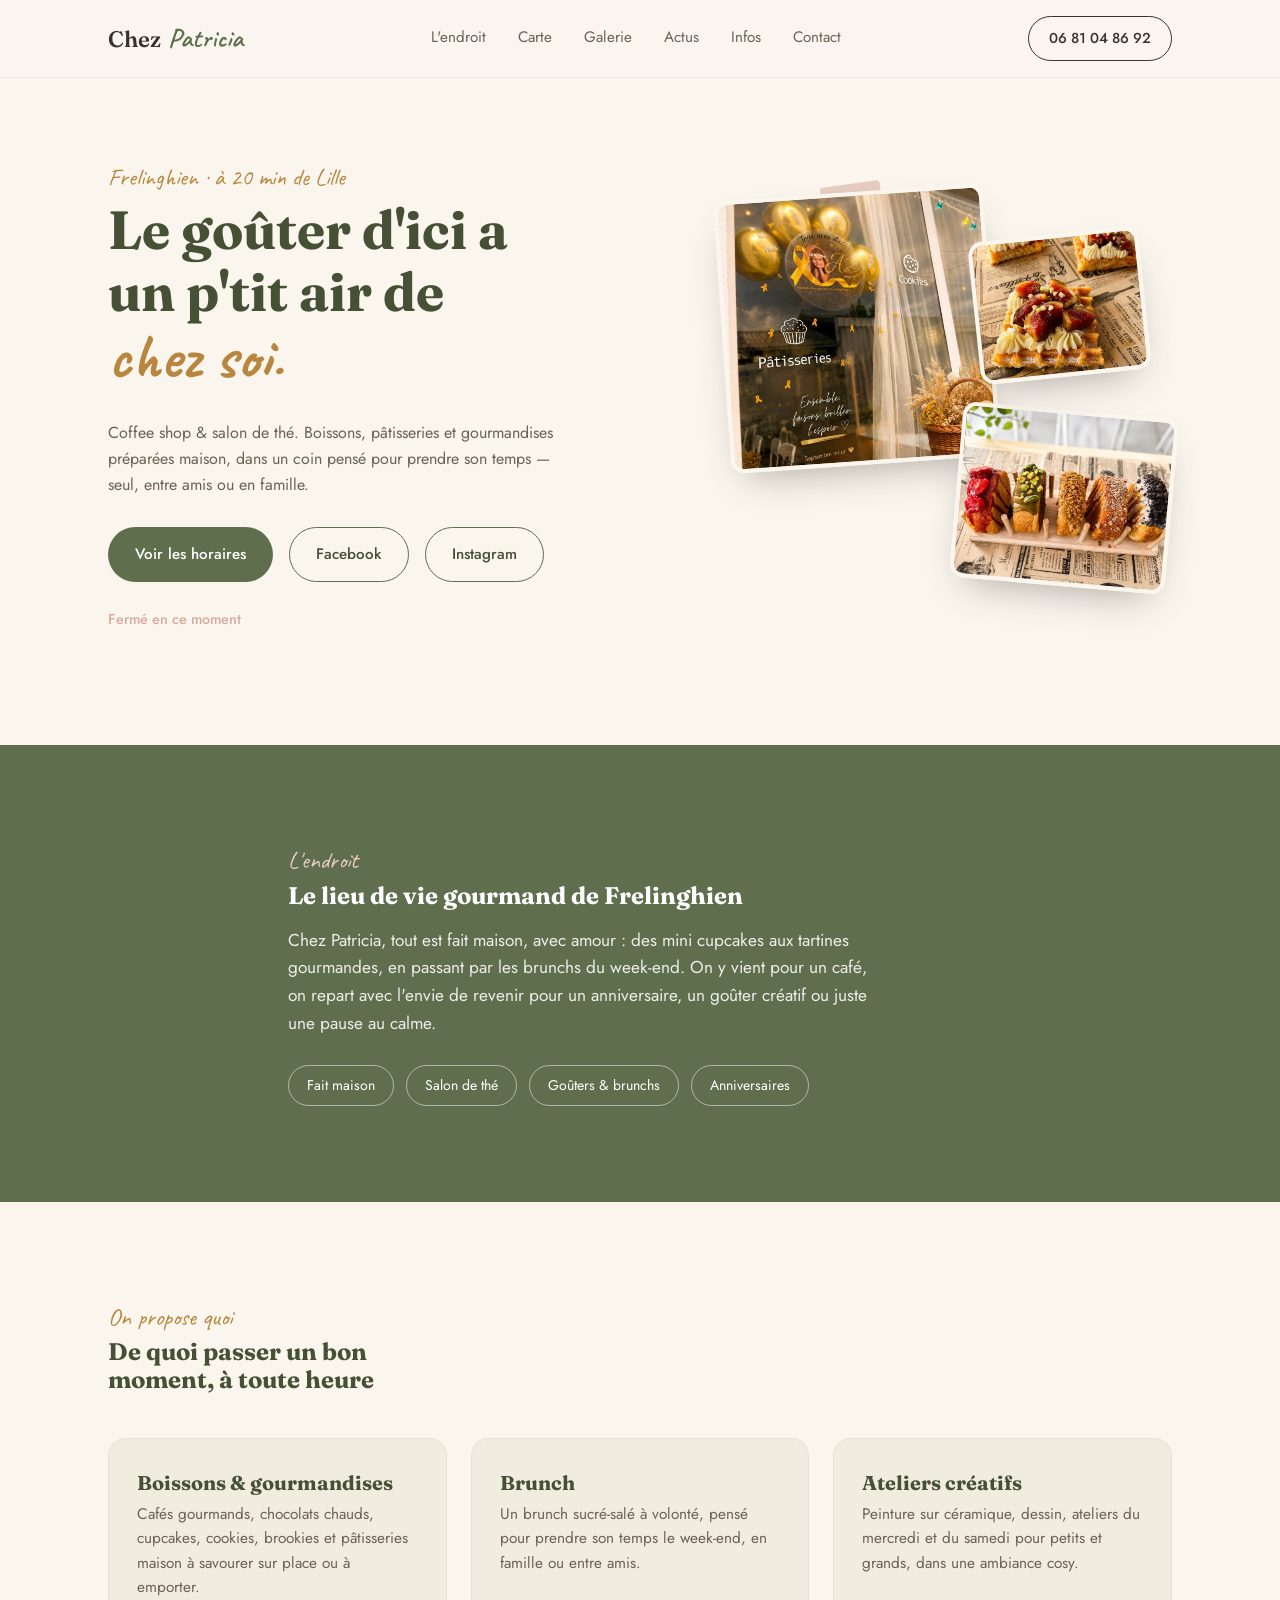
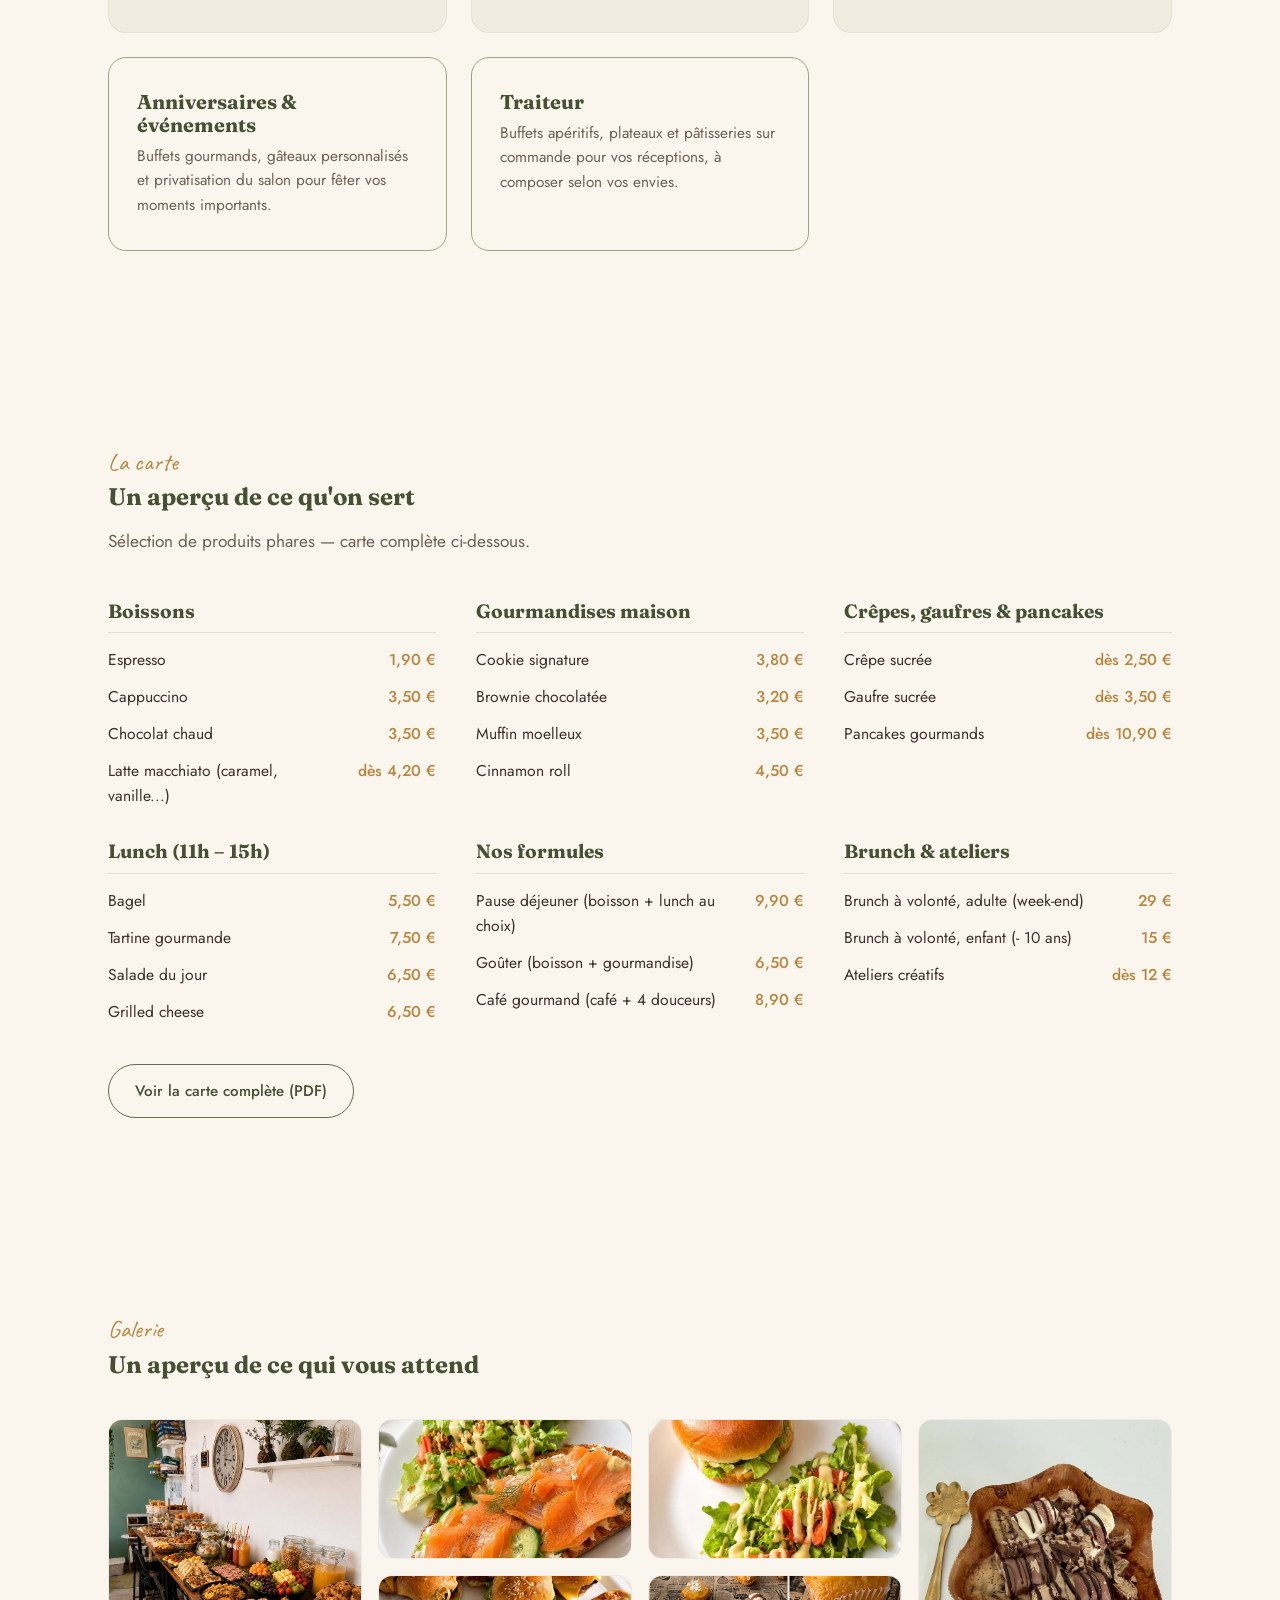
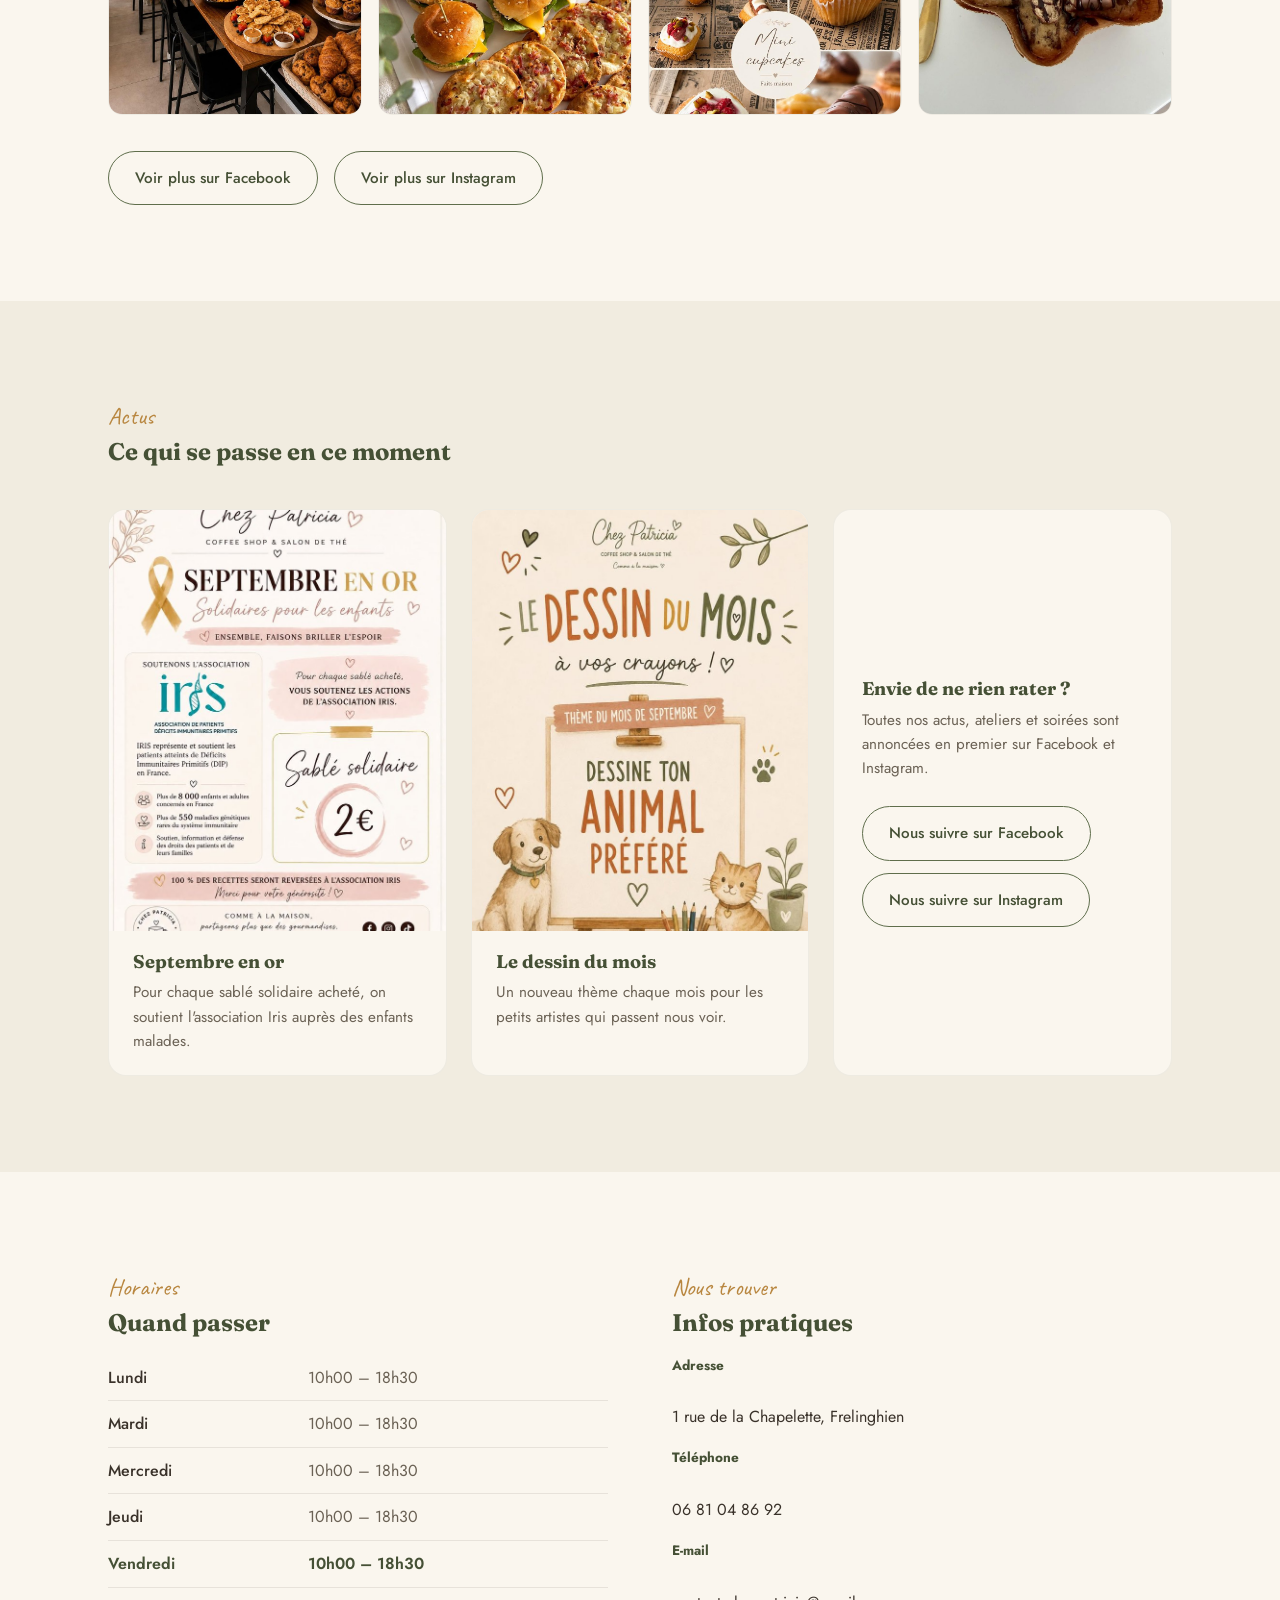
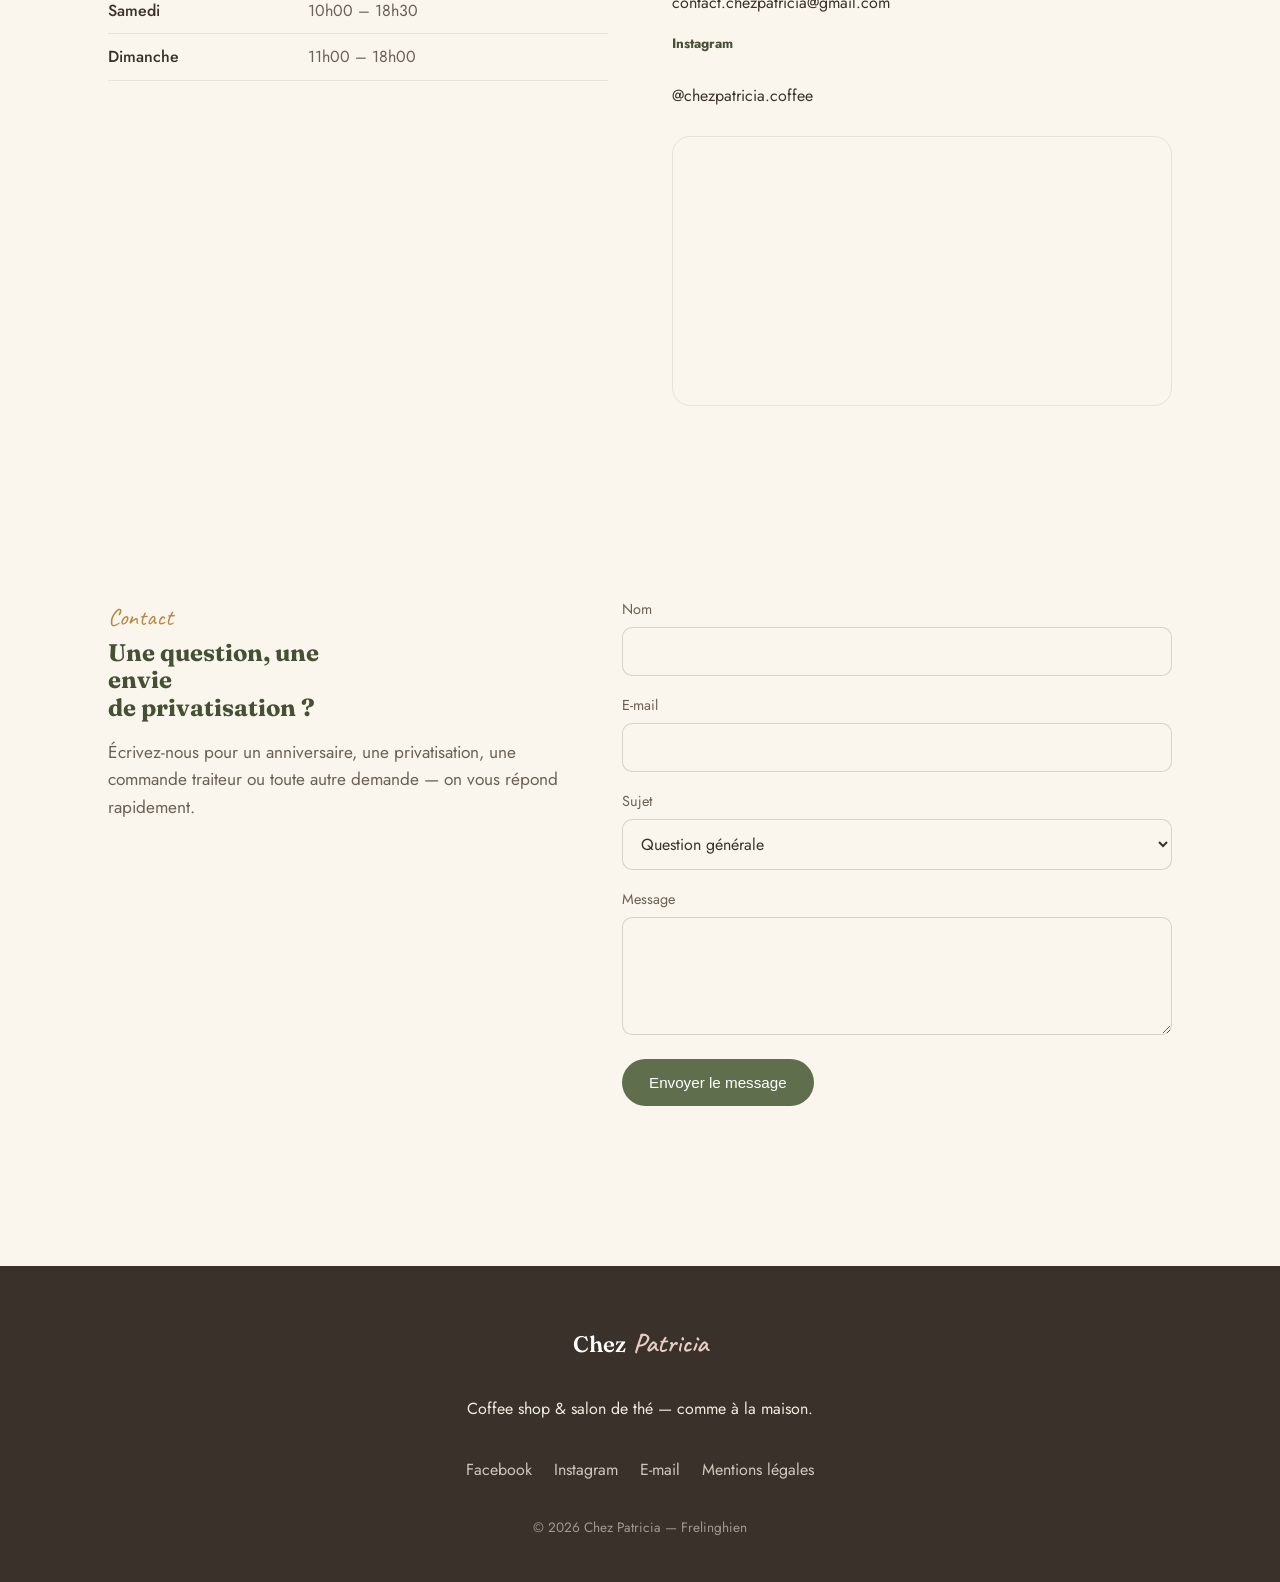
<file: index.html>
<!DOCTYPE html>
<html lang="fr">
<head>
<meta charset="UTF-8">
<meta name="viewport" content="width=device-width, initial-scale=1.0">
<title>Chez Patricia — Coffee shop &amp; salon de thé à Frelinghien</title>
<meta name="description" content="Chez Patricia, coffee shop et salon de thé à Frelinghien (près de Lille). Goûters, boissons et gourmandises maison, ateliers créatifs, brunch et privatisation.">
<link rel="canonical" href="https://chez-patricia-site.vercel.app/">

<!-- Favicon -->
<link rel="icon" href="favicon.ico" sizes="any">
<link rel="icon" type="image/png" sizes="32x32" href="favicon-32.png">
<link rel="icon" type="image/png" sizes="16x16" href="favicon-16.png">
<link rel="apple-touch-icon" href="apple-touch-icon.png">

<!-- Open Graph / partage réseaux sociaux -->
<meta property="og:type" content="website">
<meta property="og:site_name" content="Chez Patricia">
<meta property="og:title" content="Chez Patricia — Coffee shop & salon de thé à Frelinghien">
<meta property="og:description" content="Goûters, boissons et gourmandises maison, ateliers créatifs, brunch et privatisation. Comme à la maison.">
<meta property="og:image" content="https://chez-patricia-site.vercel.app/images/og-image.jpg">
<meta property="og:url" content="https://chez-patricia-site.vercel.app/">
<meta property="og:locale" content="fr_FR">
<meta name="twitter:card" content="summary_large_image">
<meta name="twitter:title" content="Chez Patricia — Coffee shop & salon de thé à Frelinghien">
<meta name="twitter:description" content="Goûters, boissons et gourmandises maison, ateliers créatifs, brunch et privatisation.">
<meta name="twitter:image" content="https://chez-patricia-site.vercel.app/images/og-image.jpg">

<!-- Données structurées pour Google -->
<script type="application/ld+json">
{
  "@context": "https://schema.org",
  "@type": "CafeOrCoffeeShop",
  "name": "Chez Patricia",
  "description": "Coffee shop & salon de thé, fait maison, comme à la maison.",
  "url": "https://chez-patricia-site.vercel.app/",
  "image": "https://chez-patricia-site.vercel.app/images/og-image.jpg",
  "telephone": "+33681048692",
  "email": "contact.chezpatricia@gmail.com",
  "address": {
    "@type": "PostalAddress",
    "streetAddress": "1 rue de la Chapelette",
    "addressLocality": "Frelinghien",
    "addressCountry": "FR"
  },
  "sameAs": [
    "https://www.facebook.com/p/Chez-Patricia-61560653909491/",
    "https://www.instagram.com/chezpatricia.coffee/"
  ],
  "openingHoursSpecification": [
    { "@type": "OpeningHoursSpecification", "dayOfWeek": ["Monday","Tuesday","Wednesday","Thursday","Friday","Saturday"], "opens": "10:00", "closes": "18:30" },
    { "@type": "OpeningHoursSpecification", "dayOfWeek": "Sunday", "opens": "11:00", "closes": "18:00" }
  ]
}
</script>

<link rel="preconnect" href="https://fonts.googleapis.com">
<link rel="preconnect" href="https://fonts.gstatic.com" crossorigin>
<link href="https://fonts.googleapis.com/css2?family=Caveat:wght@500;700&family=Fraunces:ital,opsz,wght@0,9..144,400;0,9..144,600;1,9..144,500&family=Jost:wght@300;400;500;600&display=swap" rel="stylesheet">
<link rel="stylesheet" href="style.css">
</head>
<body>
<a href="#top" class="skip-link">Aller au contenu</a>

<header class="site-header" id="header">
  <div class="wrap header-inner">
    <a href="#top" class="logo">Chez <span>Patricia</span></a>

    <nav class="nav" id="nav">
      <a href="#propos">L'endroit</a>
      <a href="#carte">Carte</a>
      <a href="#galerie">Galerie</a>
      <a href="#actus">Actus</a>
      <a href="#infos">Infos</a>
      <a href="#contact">Contact</a>
    </nav>

    <a href="tel:0681048692" class="btn btn-ghost header-cta">06 81 04 86 92</a>

    <button class="burger" id="burger" aria-label="Ouvrir le menu" aria-expanded="false">
      <span></span><span></span><span></span>
    </button>
  </div>
</header>

<main id="top">

  <!-- HERO -->
  <section class="hero">
    <div class="wrap hero-inner">
      <div class="hero-text">
        <p class="eyebrow">Frelinghien · à 20 min de Lille</p>
        <h1>Le goûter d'ici a<br>un p'tit air de<br><em>chez soi.</em></h1>
        <p class="hero-lead">Coffee shop &amp; salon de thé. Boissons, pâtisseries et gourmandises préparées maison, dans un coin pensé pour prendre son temps — seul, entre amis ou en famille.</p>
        <div class="hero-actions">
          <a href="#infos" class="btn btn-primary">Voir les horaires</a>
          <a href="https://www.facebook.com/p/Chez-Patricia-61560653909491/" target="_blank" rel="noopener" class="btn btn-outline">Facebook</a>
          <a href="https://www.instagram.com/chezpatricia.coffee/" target="_blank" rel="noopener" class="btn btn-outline">Instagram</a>
        </div>
        <p class="hero-status" id="hero-status">— vérification des horaires —</p>
      </div>

      <div class="hero-collage">
        <div class="ph ph-1"><img src="images/hero-vitrine.jpg" alt="Vitrine du salon Chez Patricia décorée" width="900" height="1118" fetchpriority="high"></div>
        <div class="ph ph-2"><img src="images/hero-eclairs.jpg" alt="Éclairs maison aux garnitures variées" width="700" height="525" loading="lazy"></div>
        <div class="ph ph-3"><img src="images/hero-gaufres.jpg" alt="Gaufres garnies de chantilly et de figues" width="600" height="750" loading="lazy"></div>
        <div class="tape tape-1"></div>
        <div class="tape tape-2"></div>
      </div>
    </div>
  </section>

  <!-- A PROPOS -->
  <section id="propos" class="section propos">
    <div class="wrap propos-inner">
      <p class="eyebrow">L'endroit</p>
      <h2>Le lieu de vie gourmand de Frelinghien</h2>
      <p class="lead">Chez Patricia, tout est fait maison, avec amour : des mini cupcakes aux tartines gourmandes, en passant par les brunchs du week-end. On y vient pour un café, on repart avec l'envie de revenir pour un anniversaire, un goûter créatif ou juste une pause au calme.</p>
      <div class="propos-tags">
        <span>Fait maison</span>
        <span>Salon de thé</span>
        <span>Goûters &amp; brunchs</span>
        <span>Anniversaires</span>
      </div>
    </div>
  </section>

  <!-- OFFRE -->
  <section id="offre" class="section offre">
    <div class="wrap">
      <p class="eyebrow">On propose quoi</p>
      <h2>De quoi passer un bon moment, à toute heure</h2>

      <div class="cards">
        <article class="card">
          <h3>Boissons &amp; gourmandises</h3>
          <p>Cafés gourmands, chocolats chauds, cupcakes, cookies, brookies et pâtisseries maison à savourer sur place ou à emporter.</p>
        </article>
        <article class="card">
          <h3>Brunch</h3>
          <p>Un brunch sucré-salé à volonté, pensé pour prendre son temps le week-end, en famille ou entre amis.</p>
        </article>
        <article class="card">
          <h3>Ateliers créatifs</h3>
          <p>Peinture sur céramique, dessin, ateliers du mercredi et du samedi pour petits et grands, dans une ambiance cosy.</p>
        </article>
        <article class="card">
          <h3>Anniversaires &amp; événements</h3>
          <p>Buffets gourmands, gâteaux personnalisés et privatisation du salon pour fêter vos moments importants.</p>
        </article>
        <article class="card">
          <h3>Traiteur</h3>
          <p>Buffets apéritifs, plateaux et pâtisseries sur commande pour vos réceptions, à composer selon vos envies.</p>
        </article>
      </div>
    </div>
  </section>

  <!-- CARTE / MENU -->
  <section id="carte" class="section carte">
    <div class="wrap">
      <p class="eyebrow">La carte</p>
      <h2>Un aperçu de ce qu'on sert</h2>
      <p class="lead small">Sélection de produits phares — carte complète ci-dessous.</p>

      <div class="menu-grid">
        <div class="menu-cat">
          <h3>Boissons</h3>
          <ul>
            <li><span>Espresso</span><em>1,90 €</em></li>
            <li><span>Cappuccino</span><em>3,50 €</em></li>
            <li><span>Chocolat chaud</span><em>3,50 €</em></li>
            <li><span>Latte macchiato (caramel, vanille...)</span><em>dès 4,20 €</em></li>
          </ul>
        </div>
        <div class="menu-cat">
          <h3>Gourmandises maison</h3>
          <ul>
            <li><span>Cookie signature</span><em>3,80 €</em></li>
            <li><span>Brownie chocolatée</span><em>3,20 €</em></li>
            <li><span>Muffin moelleux</span><em>3,50 €</em></li>
            <li><span>Cinnamon roll</span><em>4,50 €</em></li>
          </ul>
        </div>
        <div class="menu-cat">
          <h3>Crêpes, gaufres &amp; pancakes</h3>
          <ul>
            <li><span>Crêpe sucrée</span><em>dès 2,50 €</em></li>
            <li><span>Gaufre sucrée</span><em>dès 3,50 €</em></li>
            <li><span>Pancakes gourmands</span><em>dès 10,90 €</em></li>
          </ul>
        </div>
        <div class="menu-cat">
          <h3>Lunch (11h – 15h)</h3>
          <ul>
            <li><span>Bagel</span><em>5,50 €</em></li>
            <li><span>Tartine gourmande</span><em>7,50 €</em></li>
            <li><span>Salade du jour</span><em>6,50 €</em></li>
            <li><span>Grilled cheese</span><em>6,50 €</em></li>
          </ul>
        </div>
        <div class="menu-cat">
          <h3>Nos formules</h3>
          <ul>
            <li><span>Pause déjeuner (boisson + lunch au choix)</span><em>9,90 €</em></li>
            <li><span>Goûter (boisson + gourmandise)</span><em>6,50 €</em></li>
            <li><span>Café gourmand (café + 4 douceurs)</span><em>8,90 €</em></li>
          </ul>
        </div>
        <div class="menu-cat">
          <h3>Brunch &amp; ateliers</h3>
          <ul>
            <li><span>Brunch à volonté, adulte (week-end)</span><em>29 €</em></li>
            <li><span>Brunch à volonté, enfant (- 10 ans)</span><em>15 €</em></li>
            <li><span>Ateliers créatifs</span><em>dès 12 €</em></li>
          </ul>
        </div>
      </div>

      <a href="images/carte-complete.pdf" target="_blank" rel="noopener" class="btn btn-outline menu-pdf-btn">Voir la carte complète (PDF)</a>
    </div>
  </section>
  <section id="galerie" class="section galerie">
    <div class="wrap">
      <p class="eyebrow">Galerie</p>
      <h2>Un aperçu de ce qui vous attend</h2>
      <div class="gallery-grid">
        <div class="g-item g-tall"><img src="images/galerie-brunch.jpg" alt="Buffet de brunch avec pancakes, viennoiseries et fruits" width="900" height="991" loading="lazy"></div>
        <div class="g-item"><img src="images/galerie-tartine-saumon.jpg" alt="Tartine au saumon fumé et sa salade" width="800" height="1000" loading="lazy"></div>
        <div class="g-item"><img src="images/galerie-burger.jpg" alt="Burger maison accompagné d'une salade" width="800" height="1000" loading="lazy"></div>
        <div class="g-item g-tall"><img src="images/galerie-glace.jpg" alt="Coupe gourmande chocolat et biscuits" width="800" height="1002" loading="lazy"></div>
        <div class="g-item"><img src="images/galerie-buffet-apero.jpg" alt="Mini burgers et pizzas pour un buffet apéro" width="800" height="1000" loading="lazy"></div>
        <div class="g-item"><img src="images/galerie-mini-cupcakes.jpg" alt="Assortiment de mini cupcakes faits maison" width="900" height="1124" loading="lazy"></div>
      </div>

      <div class="gallery-actions">
        <a href="https://www.facebook.com/p/Chez-Patricia-61560653909491/" target="_blank" rel="noopener" class="btn btn-outline">Voir plus sur Facebook</a>
        <a href="https://www.instagram.com/chezpatricia.coffee/" target="_blank" rel="noopener" class="btn btn-outline">Voir plus sur Instagram</a>
      </div>
    </div>
  </section>

  <!-- INFOS / HORAIRES -->
  <section id="actus" class="section actus">
    <div class="wrap">
      <p class="eyebrow">Actus</p>
      <h2>Ce qui se passe en ce moment</h2>

      <div class="actus-grid">
        <article class="actu-card">
          <div class="actu-img"><img src="images/actu-septembre-en-or.jpg" alt="Opération Septembre en or, solidaire avec l'association Iris" width="700" height="989" loading="lazy"></div>
          <h3>Septembre en or</h3>
          <p>Pour chaque sablé solidaire acheté, on soutient l'association Iris auprès des enfants malades.</p>
        </article>
        <article class="actu-card">
          <div class="actu-img"><img src="images/actu-dessin-du-mois.jpg" alt="Le dessin du mois, thème animal préféré" width="700" height="875" loading="lazy"></div>
          <h3>Le dessin du mois</h3>
          <p>Un nouveau thème chaque mois pour les petits artistes qui passent nous voir.</p>
        </article>
        <article class="actu-card actu-card-text">
          <h3>Envie de ne rien rater ?</h3>
          <p>Toutes nos actus, ateliers et soirées sont annoncées en premier sur Facebook et Instagram.</p>
          <div class="actu-card-actions">
            <a href="https://www.facebook.com/p/Chez-Patricia-61560653909491/" target="_blank" rel="noopener" class="btn btn-outline">Nous suivre sur Facebook</a>
            <a href="https://www.instagram.com/chezpatricia.coffee/" target="_blank" rel="noopener" class="btn btn-outline">Nous suivre sur Instagram</a>
          </div>
        </article>
      </div>
    </div>
  </section>

  <!-- INFOS / HORAIRES -->
  <section id="infos" class="section infos">
    <div class="wrap infos-inner">
      <div class="infos-col">
        <p class="eyebrow">Horaires</p>
        <h2>Quand passer</h2>
        <table class="horaires" id="horaires">
          <tbody>
            <tr data-day="1"><th>Lundi</th><td>10h00 – 18h30</td></tr>
            <tr data-day="2"><th>Mardi</th><td>10h00 – 18h30</td></tr>
            <tr data-day="3"><th>Mercredi</th><td>10h00 – 18h30</td></tr>
            <tr data-day="4"><th>Jeudi</th><td>10h00 – 18h30</td></tr>
            <tr data-day="5"><th>Vendredi</th><td>10h00 – 18h30</td></tr>
            <tr data-day="6"><th>Samedi</th><td>10h00 – 18h30</td></tr>
            <tr data-day="0"><th>Dimanche</th><td>11h00 – 18h00</td></tr>
          </tbody>
        </table>
      </div>

      <div class="infos-col">
        <p class="eyebrow">Nous trouver</p>
        <h2>Infos pratiques</h2>
        <ul class="contact-list">
          <li><strong>Adresse</strong><br>1 rue de la Chapelette, Frelinghien</li>
          <li><strong>Téléphone</strong><br><a href="tel:0681048692">06 81 04 86 92</a></li>
          <li><strong>E-mail</strong><br><a href="mailto:contact.chezpatricia@gmail.com">contact.chezpatricia@gmail.com</a></li>
          <li><strong>Instagram</strong><br><a href="https://www.instagram.com/chezpatricia.coffee/" target="_blank" rel="noopener">@chezpatricia.coffee</a></li>
        </ul>

        <div class="map-embed">
          <iframe
            src="https://www.google.com/maps?q=1+rue+de+la+Chapelette,+Frelinghien,+France&output=embed"
            width="100%" height="260" style="border:0;" loading="lazy"
            referrerpolicy="no-referrer-when-downgrade"
            title="Localisation Chez Patricia, Frelinghien"></iframe>
        </div>
      </div>
    </div>
  </section>

  <!-- CONTACT -->
  <section id="contact" class="section contact">
    <div class="wrap contact-inner">
      <div>
        <p class="eyebrow">Contact</p>
        <h2>Une question, une envie<br>de privatisation ?</h2>
        <p class="lead">Écrivez-nous pour un anniversaire, une privatisation, une commande traiteur ou toute autre demande — on vous répond rapidement.</p>
      </div>

      <form id="contact-form" class="contact-form">
        <label>
          Nom
          <input type="text" name="nom" required>
        </label>
        <label>
          E-mail
          <input type="email" name="email" required>
        </label>
        <label>
          Sujet
          <select name="sujet">
            <option>Question générale</option>
            <option>Anniversaire</option>
            <option>Privatisation</option>
            <option>Traiteur</option>
            <option>Ateliers créatifs</option>
          </select>
        </label>
        <label>
          Message
          <textarea name="message" rows="4" required></textarea>
        </label>
        <button type="submit" class="btn btn-primary">Envoyer le message</button>
        <p class="form-note" id="form-note"></p>
      </form>
    </div>
  </section>

</main>

<footer class="site-footer">
  <div class="wrap footer-inner">
    <a href="#top" class="logo logo-footer">Chez <span>Patricia</span></a>
    <p>Coffee shop &amp; salon de thé — comme à la maison.</p>
    <div class="footer-links">
      <a href="https://www.facebook.com/p/Chez-Patricia-61560653909491/" target="_blank" rel="noopener">Facebook</a>
      <a href="https://www.instagram.com/chezpatricia.coffee/" target="_blank" rel="noopener">Instagram</a>
      <a href="mailto:contact.chezpatricia@gmail.com">E-mail</a>
      <a href="mentions-legales.html">Mentions légales</a>
    </div>
    <p class="footer-copy">© <span id="year"></span> Chez Patricia — Frelinghien</p>
  </div>
</footer>

<script src="script.js"></script>
</body>
</html>
</file>
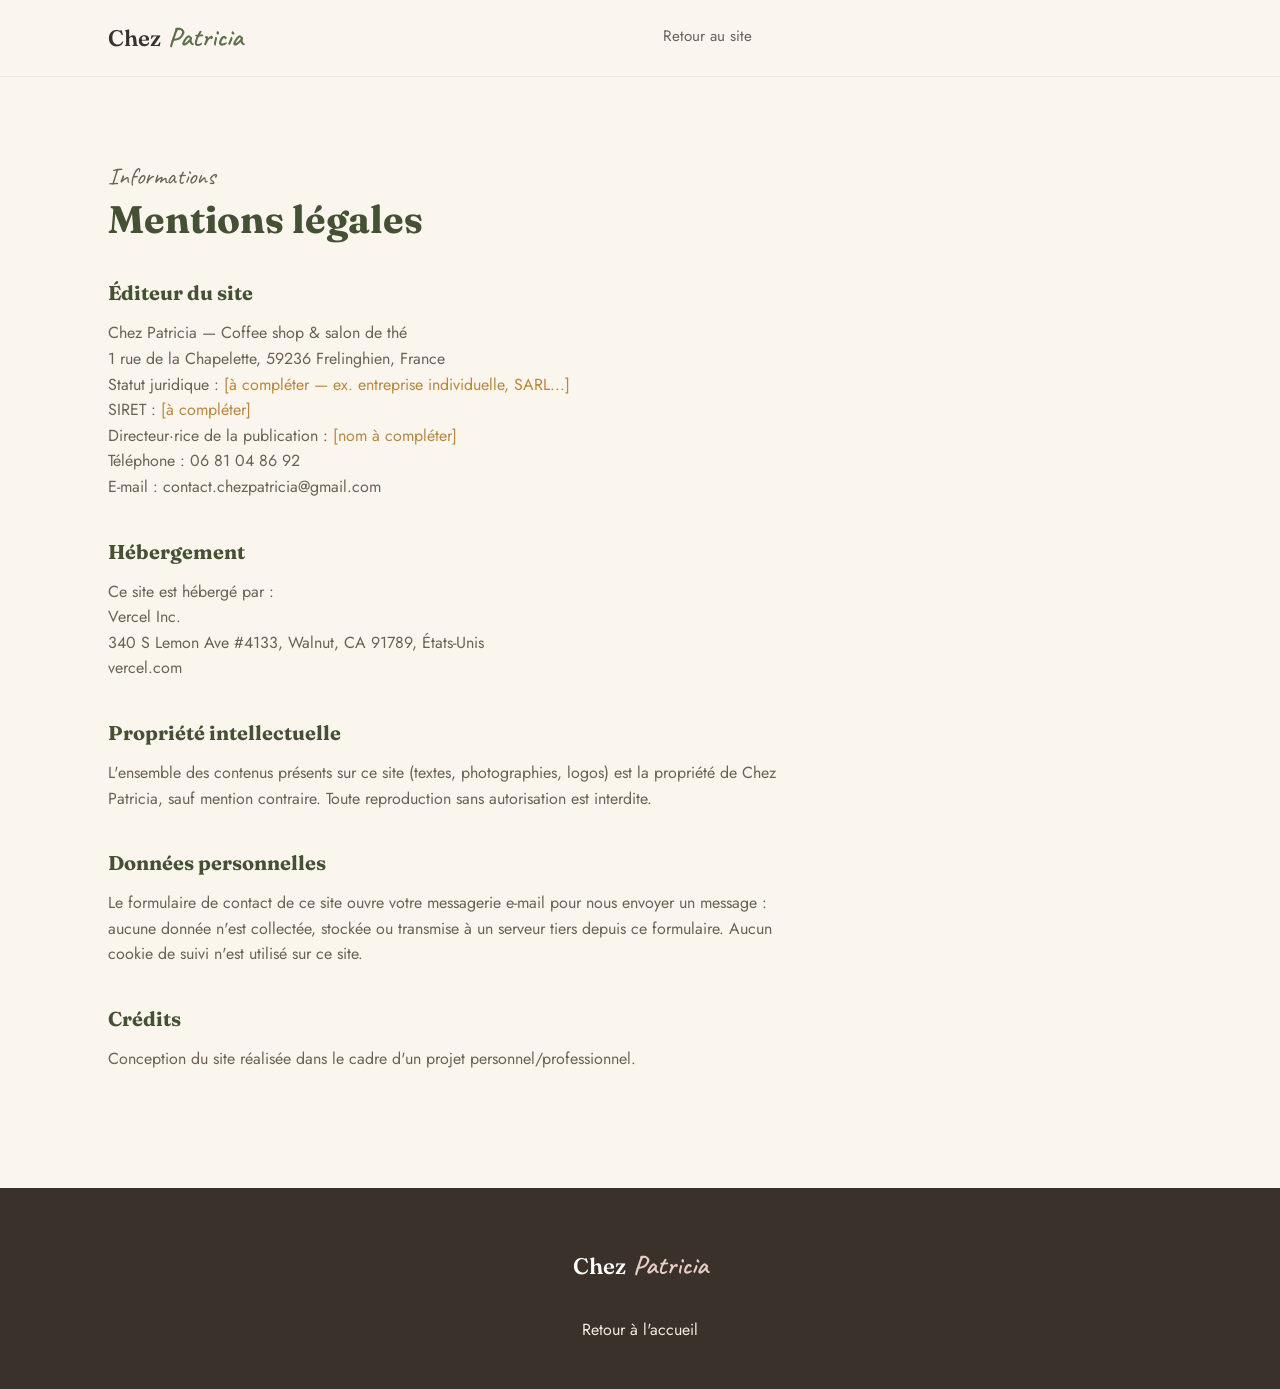
<file: mentions-legales.html>
<!DOCTYPE html>
<html lang="fr">
<head>
<meta charset="UTF-8">
<meta name="viewport" content="width=device-width, initial-scale=1.0">
<title>Mentions légales — Chez Patricia</title>
<meta name="robots" content="noindex, follow">
<link rel="icon" href="favicon.ico" sizes="any">
<link href="https://fonts.googleapis.com/css2?family=Caveat:wght@500;700&family=Fraunces:ital,opsz,wght@0,9..144,400;0,9..144,600;1,9..144,500&family=Jost:wght@300;400;500;600&display=swap" rel="stylesheet">
<link rel="stylesheet" href="style.css">
</head>
<body>
<a href="#contenu" class="skip-link">Aller au contenu</a>

<header class="site-header">
  <div class="wrap header-inner">
    <a href="index.html" class="logo">Chez <span>Patricia</span></a>
    <nav class="nav" id="nav">
      <a href="index.html">Retour au site</a>
    </nav>
  </div>
</header>

<main id="contenu" class="legal-page">
  <div class="wrap">
    <p class="eyebrow">Informations</p>
    <h1>Mentions légales</h1>

    <h2>Éditeur du site</h2>
    <p>
      Chez Patricia — Coffee shop &amp; salon de thé<br>
      1 rue de la Chapelette, 59236 Frelinghien, France<br>
      Statut juridique : <em>[à compléter — ex. entreprise individuelle, SARL...]</em><br>
      SIRET : <em>[à compléter]</em><br>
      Directeur·rice de la publication : <em>[nom à compléter]</em><br>
      Téléphone : <a href="tel:0681048692">06 81 04 86 92</a><br>
      E-mail : <a href="mailto:contact.chezpatricia@gmail.com">contact.chezpatricia@gmail.com</a>
    </p>

    <h2>Hébergement</h2>
    <p>
      Ce site est hébergé par :<br>
      Vercel Inc.<br>
      340 S Lemon Ave #4133, Walnut, CA 91789, États-Unis<br>
      <a href="https://vercel.com" target="_blank" rel="noopener">vercel.com</a>
    </p>

    <h2>Propriété intellectuelle</h2>
    <p>L'ensemble des contenus présents sur ce site (textes, photographies, logos) est la propriété de Chez Patricia, sauf mention contraire. Toute reproduction sans autorisation est interdite.</p>

    <h2>Données personnelles</h2>
    <p>Le formulaire de contact de ce site ouvre votre messagerie e-mail pour nous envoyer un message : aucune donnée n'est collectée, stockée ou transmise à un serveur tiers depuis ce formulaire. Aucun cookie de suivi n'est utilisé sur ce site.</p>

    <h2>Crédits</h2>
    <p>Conception du site réalisée dans le cadre d'un projet personnel/professionnel.</p>
  </div>
</main>

<footer class="site-footer">
  <div class="wrap footer-inner">
    <a href="index.html" class="logo logo-footer">Chez <span>Patricia</span></a>
    <p><a href="index.html">Retour à l'accueil</a></p>
  </div>
</footer>

</body>
</html>
</file>
<file: style.css>
/* ---------- Tokens ---------- */
:root{
  --cream:#FAF6EE;
  --cream-2:#F1ECE0;
  --ink:#3A322A;
  --ink-soft:#6B6255;
  --sage:#5F6E4C;
  --sage-dark:#455035;
  --sage-light:#97A87E;
  --blush:#E9CCC4;
  --blush-dark:#D9A99D;
  --gold:#B8863F;

  --font-script:'Caveat', cursive;
  --font-display:'Fraunces', serif;
  --font-body:'Jost', sans-serif;

  --radius:18px;
  --wrap:1120px;
}

*,*::before,*::after{box-sizing:border-box;}
html{scroll-behavior:smooth;}

/* ---------- Accessibilité ---------- */
.skip-link{
  position:absolute;left:-9999px;top:0;
  background:var(--sage-dark);color:#fff;
  padding:12px 20px;border-radius:0 0 10px 0;
  z-index:200;font-size:.95rem;
}
.skip-link:focus{left:0;}

a:focus-visible,
button:focus-visible,
input:focus-visible,
select:focus-visible,
textarea:focus-visible{
  outline:2px solid var(--sage-dark);
  outline-offset:2px;
}
body{
  margin:0;
  background:var(--cream);
  color:var(--ink);
  font-family:var(--font-body);
  font-weight:400;
  line-height:1.6;
  -webkit-font-smoothing:antialiased;
}
img{max-width:100%;display:block;}
a{color:inherit;text-decoration:none;}
h1,h2,h3{font-family:var(--font-display);color:var(--sage-dark);margin:0 0 .5em;line-height:1.15;}
ul{margin:0;padding:0;list-style:none;}

.wrap{max-width:var(--wrap);margin:0 auto;padding:0 28px;}

.eyebrow{
  font-family:var(--font-script);
  font-size:1.5rem;
  color:var(--gold);
  margin:0 0 .1em;
}

.lead{max-width:60ch;color:var(--ink-soft);font-size:1.08rem;}
.lead.small{max-width:50ch;}

section.section{padding:96px 0;}

/* ---------- Buttons ---------- */
.btn{
  display:inline-block;
  padding:14px 26px;
  border-radius:100px;
  font-weight:500;
  font-size:.95rem;
  border:1px solid transparent;
  transition:transform .15s ease, background .2s ease, color .2s ease, border-color .2s ease;
}
.btn:hover{transform:translateY(-2px);}
.btn-primary{background:var(--sage);color:#fff;}
.btn-primary:hover{background:var(--sage-dark);}
.btn-outline{border-color:var(--sage);color:var(--sage-dark);}
.btn-outline:hover{background:var(--sage);color:#fff;}
.btn-ghost{border-color:var(--ink);color:var(--ink);padding:10px 20px;font-size:.9rem;}
.btn-ghost:hover{background:var(--ink);color:var(--cream);}

/* ---------- Header ---------- */
.site-header{
  position:sticky;top:0;z-index:50;
  background:rgba(250,246,238,.9);
  backdrop-filter:blur(6px);
  border-bottom:1px solid rgba(58,50,42,.08);
}
.header-inner{
  display:flex;align-items:center;justify-content:space-between;
  padding:16px 28px;
}
.logo{font-family:var(--font-display);font-size:1.4rem;font-weight:600;color:var(--ink);white-space:nowrap;}
.logo span{font-family:var(--font-script);font-size:1.7rem;color:var(--sage);margin-left:2px;}
.nav{display:flex;gap:32px;margin:0 24px;flex:1;justify-content:center;}
.nav a{font-size:.95rem;color:var(--ink-soft);border-bottom:1px solid transparent;padding-bottom:2px;}
.nav a:hover{color:var(--sage-dark);border-color:var(--sage-dark);}
.header-cta{flex-shrink:0;}

.burger{
  display:none;
  flex-direction:column;justify-content:center;gap:5px;
  width:38px;height:38px;border:none;background:none;cursor:pointer;
}
.burger span{display:block;height:2px;background:var(--ink);border-radius:2px;transition:.25s;}
.burger[aria-expanded="true"] span:nth-child(1){transform:translateY(7px) rotate(45deg);}
.burger[aria-expanded="true"] span:nth-child(2){opacity:0;}
.burger[aria-expanded="true"] span:nth-child(3){transform:translateY(-7px) rotate(-45deg);}

/* ---------- Hero ---------- */
.hero{padding:80px 0 100px;overflow:hidden;}
.hero-inner{
  display:grid;grid-template-columns:1.1fr .9fr;gap:64px;align-items:center;
}
.hero-text h1{font-size:clamp(2.4rem,4.2vw,3.6rem);}
.hero-text h1 em{
  font-family:var(--font-script);
  font-style:normal;
  color:var(--gold);
  font-size:1.15em;
}
.hero-lead{margin:22px 0 30px;color:var(--ink-soft);max-width:46ch;}
.hero-actions{display:flex;flex-wrap:wrap;gap:16px;}
.hero-status{
  margin-top:26px;font-size:.9rem;color:var(--sage-dark);
  font-weight:500;
}
.hero-status.closed{color:var(--blush-dark);}

.hero-collage{position:relative;height:420px;}
.ph{
  position:absolute;border-radius:14px;
  overflow:hidden;
  border:4px solid var(--cream);
  box-shadow:0 18px 40px -18px rgba(58,50,42,.45);
}
.ph img{width:100%;height:100%;object-fit:cover;display:block;}
.ph-1{width:60%;height:65%;top:0;left:0;transform:rotate(-4deg);z-index:1;}
.ph-2{width:48%;height:42%;bottom:6%;right:0;transform:rotate(5deg);z-index:2;}
.ph-3{width:38%;height:34%;top:10%;right:6%;transform:rotate(-6deg);z-index:3;}
.tape{position:absolute;width:60px;height:22px;background:rgba(217,169,157,.55);border-radius:3px;}
.tape-1{top:-8px;left:22%;transform:rotate(-8deg);}
.tape-2{bottom:14%;right:14%;transform:rotate(10deg);}

/* ---------- Propos ---------- */
.propos{background:var(--sage);color:#fff;}
.propos h2{color:#fff;}
.propos .eyebrow{color:var(--blush);}
.propos .lead{color:rgba(255,255,255,.88);}
.propos-inner{max-width:760px;}
.propos-tags{display:flex;flex-wrap:wrap;gap:12px;margin-top:28px;}
.propos-tags span{
  border:1px solid rgba(255,255,255,.5);
  border-radius:100px;padding:8px 18px;font-size:.88rem;
}

/* ---------- Offre ---------- */
.offre h2{max-width:20ch;}
.cards{
  display:grid;grid-template-columns:repeat(3,1fr);gap:24px;margin-top:44px;
}
.card{
  background:var(--cream-2);
  border-radius:var(--radius);
  padding:32px 28px;
  border:1px solid rgba(58,50,42,.06);
}
.card h3{font-size:1.25rem;margin-bottom:.4em;}
.card p{color:var(--ink-soft);font-size:.96rem;margin:0;}
.card:nth-child(4),.card:nth-child(5){background:transparent;border:1px solid var(--sage-light);}

/* ---------- Galerie ---------- */
.galerie h2{max-width:22ch;}
.gallery-grid{
  display:grid;grid-template-columns:repeat(4,1fr);grid-auto-rows:140px;gap:16px;
  margin:40px 0 36px;
}
.gallery-actions{display:flex;flex-wrap:wrap;gap:16px;}
.g-item{
  border-radius:14px;
  overflow:hidden;
  border:1px solid rgba(58,50,42,.06);
}
.g-item img{width:100%;height:100%;object-fit:cover;display:block;transition:transform .4s ease;}
.g-item:hover img{transform:scale(1.05);}
.g-tall{grid-row:span 2;}

/* ---------- Infos ---------- */
.infos-inner{
  display:grid;grid-template-columns:1fr 1fr;gap:64px;
}
.horaires{width:100%;border-collapse:collapse;margin-top:18px;}
.horaires tr{border-bottom:1px solid rgba(58,50,42,.1);}
.horaires th,.horaires td{padding:10px 0;text-align:left;font-weight:400;}
.horaires th{color:var(--ink);font-weight:500;width:40%;}
.horaires td{color:var(--ink-soft);}
.horaires tr.today{color:var(--sage-dark);}
.horaires tr.today th, .horaires tr.today td{color:var(--sage-dark);font-weight:600;}

.contact-list{margin-top:18px;display:flex;flex-direction:column;gap:18px;}
.contact-list strong{display:block;color:var(--sage-dark);font-size:.85rem;margin-bottom:2px;}
.contact-list a:hover{color:var(--sage-dark);}

/* ---------- Carte / Menu ---------- */
.carte h2{max-width:20ch;}
.menu-grid{
  display:grid;grid-template-columns:repeat(3,1fr);gap:32px 40px;margin-top:44px;
}
.menu-cat h3{
  font-size:1.2rem;margin-bottom:14px;
  padding-bottom:10px;border-bottom:1px solid rgba(58,50,42,.12);
}
.menu-cat ul{display:flex;flex-direction:column;gap:12px;}
.menu-cat li{
  display:flex;justify-content:space-between;align-items:baseline;gap:16px;
  font-size:.98rem;
}
.menu-cat li span{color:var(--ink);}
.menu-cat li em{
  font-style:normal;color:var(--gold);font-weight:500;white-space:nowrap;
}
.menu-pdf-btn{margin-top:40px;}

/* ---------- Actus ---------- */
.actus{background:var(--cream-2);}
.actus-grid{
  display:grid;grid-template-columns:repeat(3,1fr);gap:24px;margin-top:44px;
}
.actu-card{
  background:var(--cream);
  border-radius:var(--radius);
  overflow:hidden;
  border:1px solid rgba(58,50,42,.06);
  display:flex;flex-direction:column;
}
.actu-img{aspect-ratio:4/5;overflow:hidden;}
.actu-img img{width:100%;height:100%;object-fit:cover;display:block;}
.actu-card h3{font-size:1.15rem;margin:20px 24px 8px;}
.actu-card p{color:var(--ink-soft);font-size:.95rem;margin:0 24px 22px;}
.actu-card-text{justify-content:center;padding:32px 4px;}
.actu-card-actions{display:flex;flex-direction:column;gap:12px;margin:4px 24px 0;align-items:flex-start;}

/* ---------- Map ---------- */
.map-embed{
  margin-top:28px;border-radius:var(--radius);overflow:hidden;
  border:1px solid rgba(58,50,42,.1);
}

/* ---------- Contact ---------- */
.contact-inner{
  display:grid;grid-template-columns:.9fr 1.1fr;gap:64px;align-items:start;
}
.contact h2{max-width:14ch;}
.contact-form{display:flex;flex-direction:column;gap:18px;}
.contact-form label{
  display:flex;flex-direction:column;gap:6px;
  font-size:.9rem;color:var(--ink-soft);
}
.contact-form input,
.contact-form select,
.contact-form textarea{
  font-family:var(--font-body);font-size:1rem;color:var(--ink);
  padding:12px 14px;border-radius:10px;
  border:1px solid rgba(58,50,42,.18);background:var(--cream);
  resize:vertical;
}
.contact-form input:focus,
.contact-form select:focus,
.contact-form textarea:focus{
  outline:2px solid var(--sage);outline-offset:1px;
}
.contact-form button{align-self:flex-start;margin-top:6px;}
.form-note{font-size:.9rem;color:var(--sage-dark);min-height:1.2em;}

/* ---------- Page légale ---------- */
.legal-page{padding:80px 0 100px;}
.legal-page h1{font-size:2.4rem;margin-bottom:1em;}
.legal-page h2{font-size:1.25rem;margin-top:2em;color:var(--sage-dark);}
.legal-page p{color:var(--ink-soft);max-width:70ch;}
.legal-page em{color:var(--gold);font-style:normal;}

/* ---------- Page 404 ---------- */
.notfound{padding:110px 0 130px;}
.notfound-inner{max-width:640px;}
.notfound h1{font-size:clamp(2rem,4vw,2.8rem);}
.notfound .lead{margin:22px 0 32px;}
.site-footer{background:var(--ink);color:var(--cream-2);padding:56px 0 30px;text-align:center;}
.logo-footer{color:#fff;justify-content:center;}
.logo-footer span{color:var(--blush);}
.footer-inner{display:flex;flex-direction:column;align-items:center;gap:14px;}
.footer-links{display:flex;gap:22px;margin-top:6px;}
.footer-links a{color:var(--cream-2);opacity:.8;}
.footer-links a:hover{opacity:1;}
.footer-copy{opacity:.55;font-size:.85rem;margin-top:20px;}

/* ---------- Responsive ---------- */
@media (max-width: 900px){
  .nav{display:none;}
  .header-cta{display:none;}
  .burger{display:flex;}
  .hero-inner{grid-template-columns:1fr;}
  .hero-collage{height:320px;margin-top:20px;}
  .cards{grid-template-columns:1fr 1fr;}
  .infos-inner{grid-template-columns:1fr;gap:48px;}
  .gallery-grid{grid-template-columns:repeat(2,1fr);}
  .menu-grid{grid-template-columns:repeat(2,1fr);gap:36px;}
  .actus-grid{grid-template-columns:1fr;}
  .contact-inner{grid-template-columns:1fr;gap:36px;}
}

@media (max-width: 560px){
  section.section{padding:72px 0;}
  .cards{grid-template-columns:1fr;}
  .menu-grid{grid-template-columns:1fr;}
  .hero-actions{flex-direction:column;align-items:flex-start;}

  .nav.open{
    display:flex;flex-direction:column;gap:0;
    position:absolute;top:100%;left:0;right:0;
    background:var(--cream);border-bottom:1px solid rgba(58,50,42,.08);
    padding:8px 28px 20px;
  }
  .nav.open a{padding:12px 0;border-bottom:1px solid rgba(58,50,42,.08);}
}

@media (prefers-reduced-motion: reduce){
  html{scroll-behavior:auto;}
  .btn{transition:none;}
}
</file>
